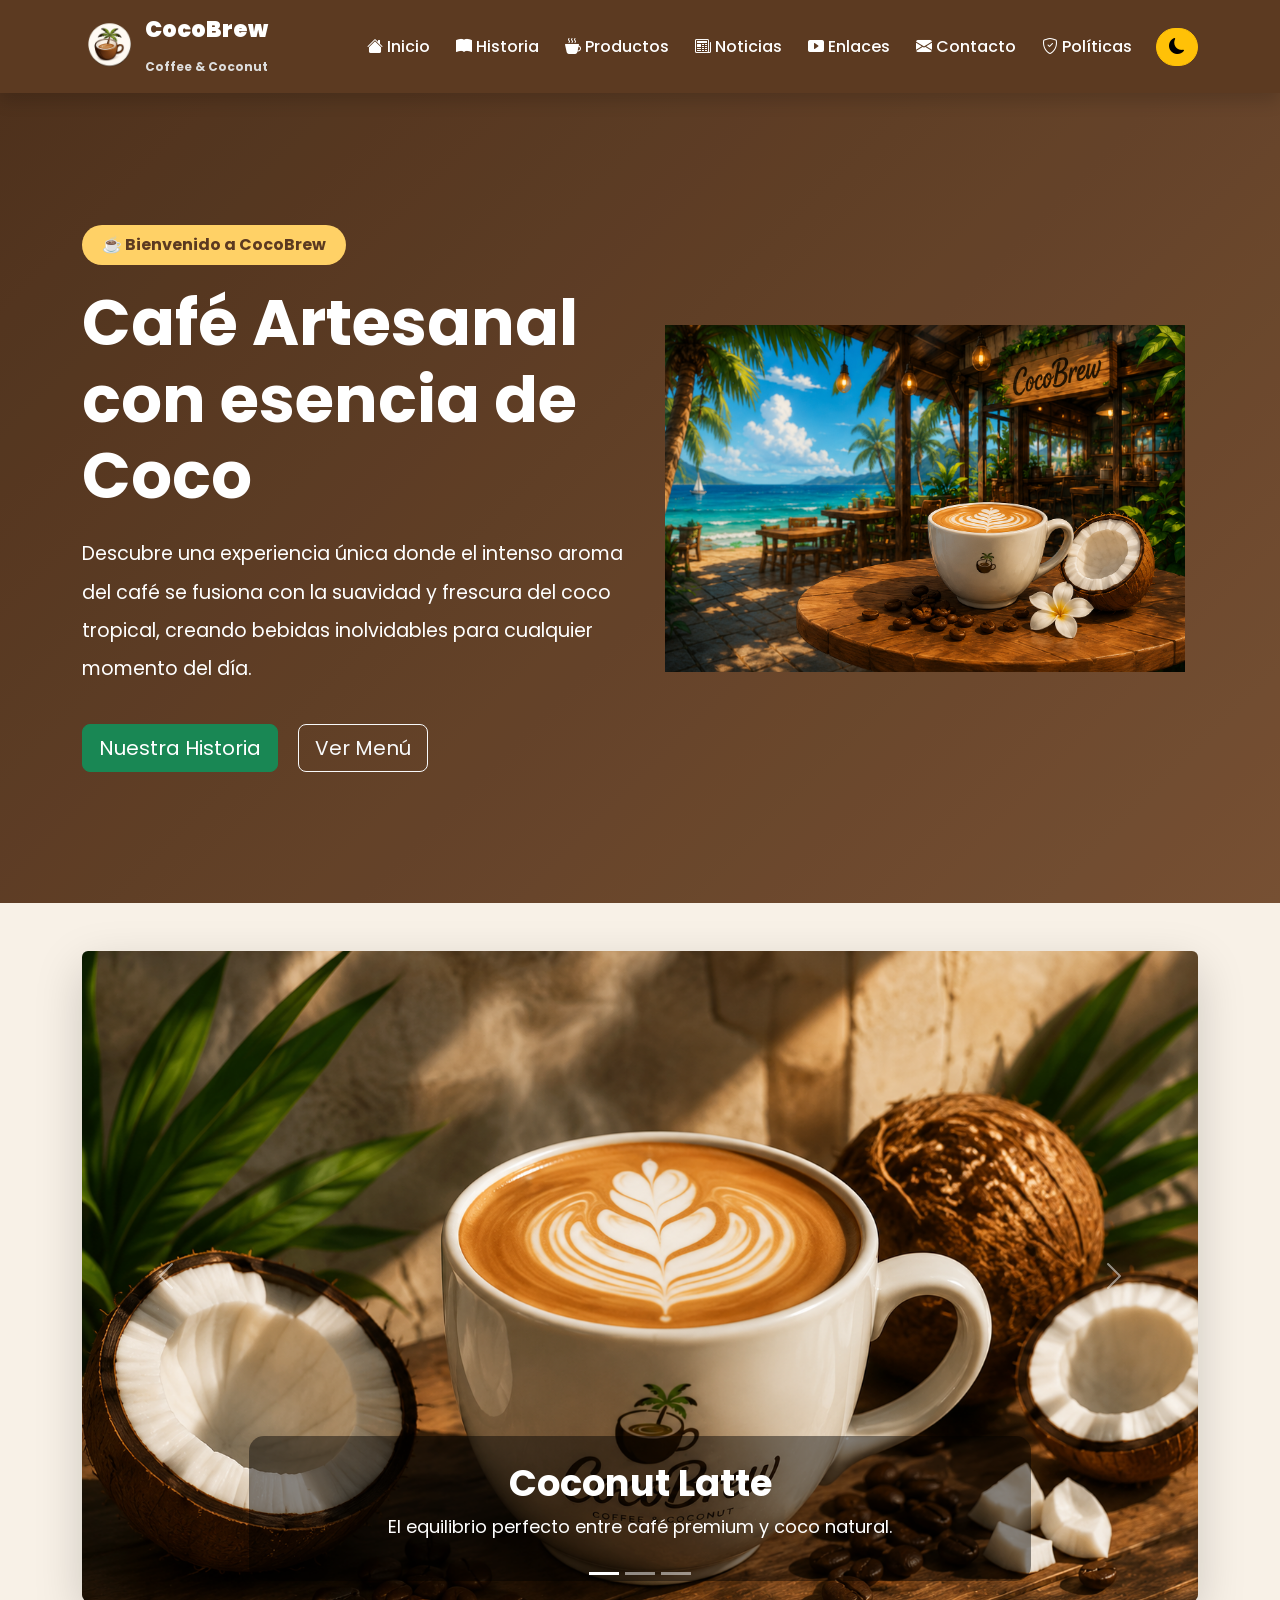
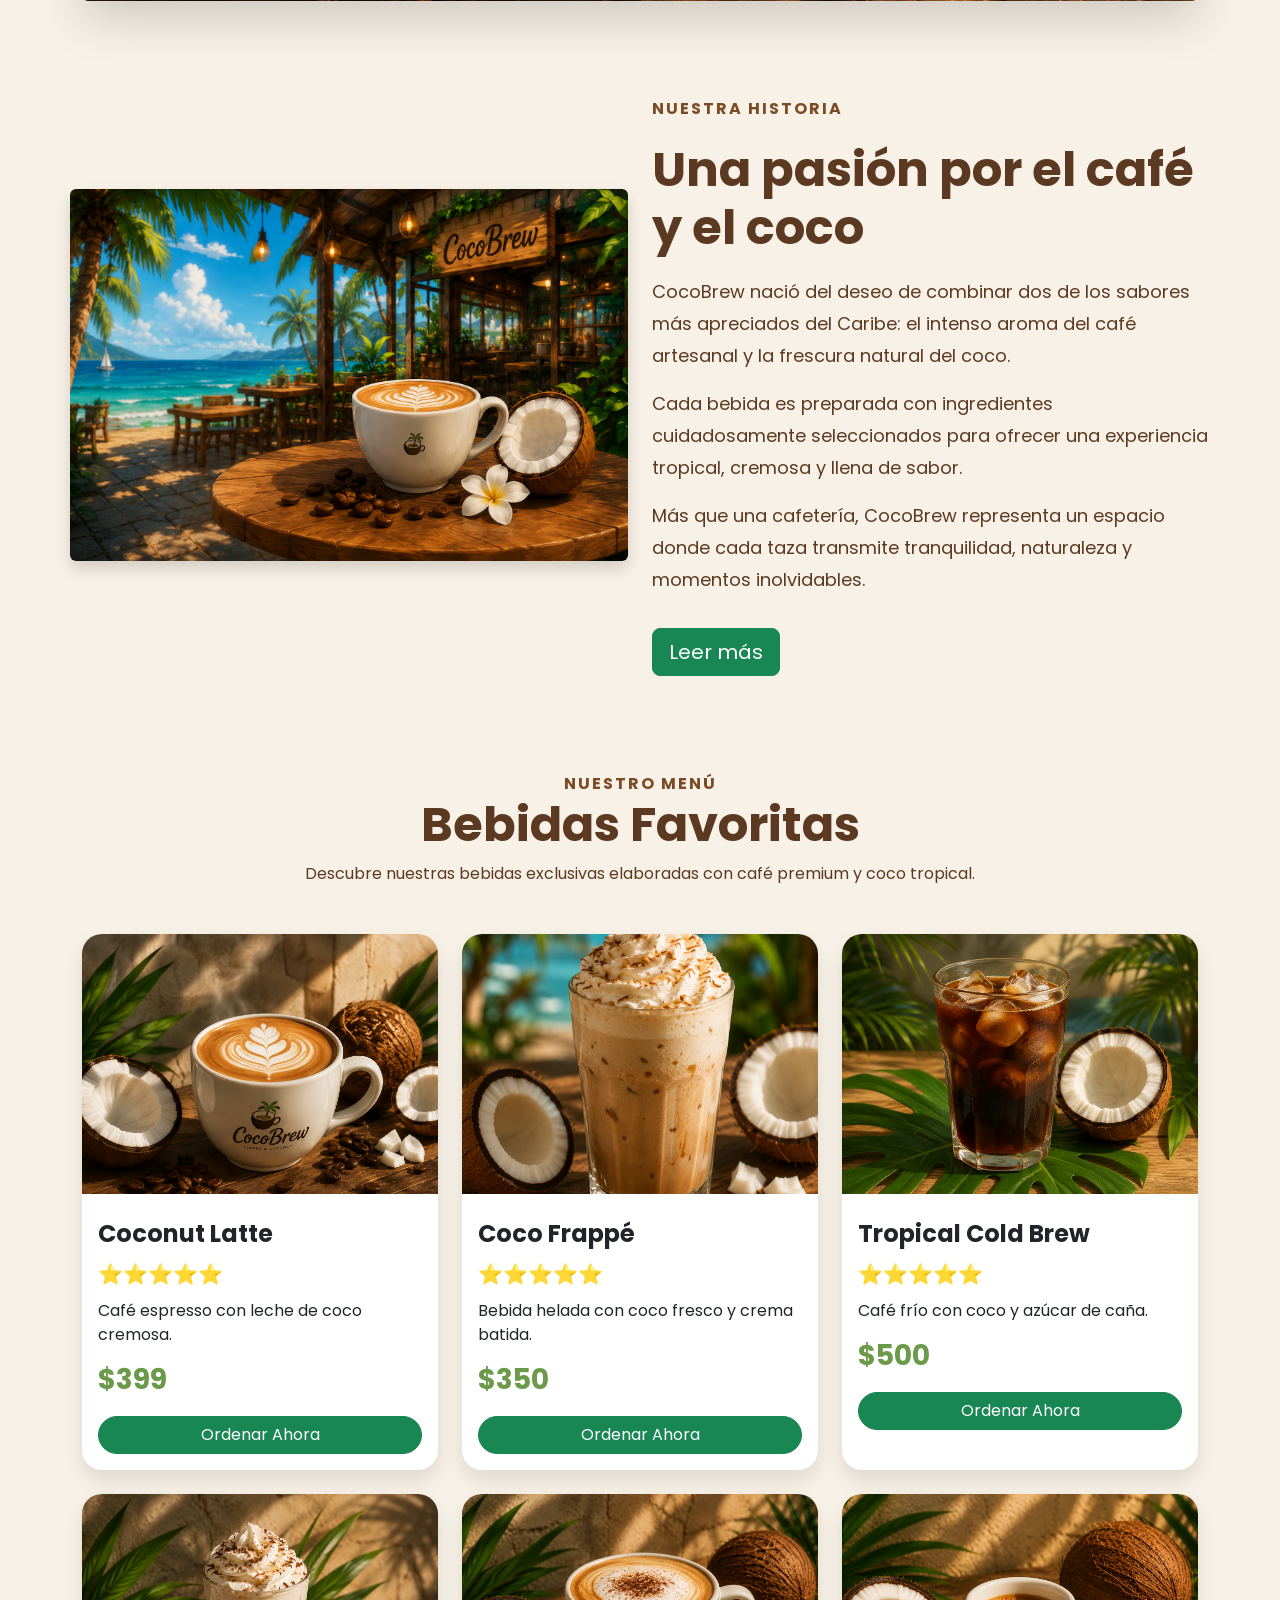
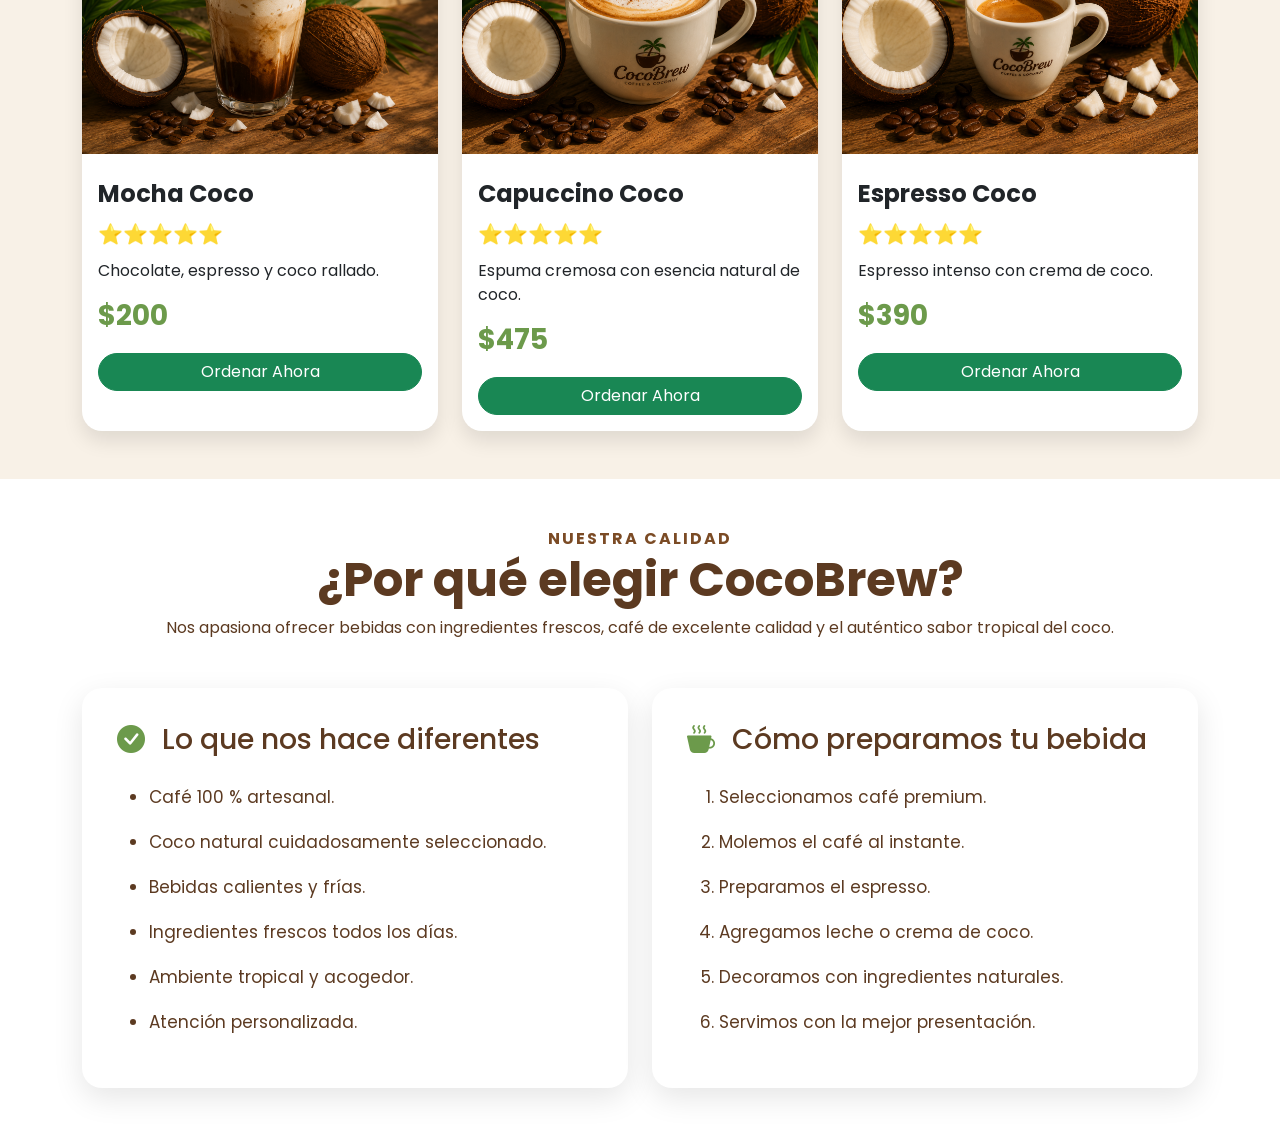
<file: Index.html>
<!DOCTYPE html>
<html lang="es">

<head>

    <meta charset="UTF-8">

    <meta http-equiv="X-UA-Compatible" content="IE=edge">

    <meta name="viewport" content="width=device-width, initial-scale=1.0">

    <meta name="description"
        content="CocoBrew es una cafetería inspirada en la combinación del café artesanal y el coco tropical.">

    <meta name="keywords" content="café,coco,coffee,coconut,cafetería,bebidas,tropical">

    <meta name="author" content="Jarleen Martinez">

    <meta name="robots" content="index,follow">

    <title>CocoBrew | Café & Coco</title>

    <link rel="icon" type="imagenes/favicon.png" href="imagenes/img/iconono.png">

    <link rel="preconnect" href="https://fonts.googleapis.com">

    <link rel="preconnect" href="https://fonts.gstatic.com" crossorigin>

    <link href="https://fonts.googleapis.com/css2?family=Poppins:wght@300;400;600;700&display=swap" rel="stylesheet">

    <link href="https://cdn.jsdelivr.net/npm/bootstrap@5.3.3/dist/css/bootstrap.min.css" rel="stylesheet">

    <link rel="stylesheet" href="https://cdn.jsdelivr.net/npm/bootstrap-icons@1.11.3/font/bootstrap-icons.min.css">

    <link rel="stylesheet" href="css/estilos.css">

    <script src="https://cdn.jsdelivr.net/npm/bootstrap@5.3.3/dist/js/bootstrap.bundle.min.js"></script>

    <script src="js/script.js"></script>

</head>

<body>

    <!-- ================= NAVBAR ================= -->

    <nav class="navbar navbar-expand-lg navbar-dark shadow sticky-top">

        <div class="container">

            <!-- Logo -->
            <a class="navbar-brand d-flex align-items-center" href="index.html">

                <img src="imagenes/img/logo.png" alt="Logo CocoBrew" width="55" class="me-2">

                <div>
                    <strong>CocoBrew</strong><br>
                    <small>Coffee & Coconut</small>
                </div>

            </a>

            <!-- Botón Responsive -->

            <button class="navbar-toggler" type="button" data-bs-toggle="collapse" data-bs-target="#menu">

                <span class="navbar-toggler-icon"></span>

            </button>

            <!-- Menú -->

            <div class="collapse navbar-collapse" id="menu">

                <ul class="navbar-nav ms-auto">

                    <li class="nav-item">
                        <a class="nav-link active" href="index.html">
                            <i class="bi bi-house-fill"></i>
                            Inicio
                        </a>
                    </li>

                    <li class="nav-item">
                        <a class="nav-link" href="#historia">
                            <i class="bi bi-book-fill"></i>
                            Historia
                        </a>
                    </li>

                    <li class="nav-item">
                        <a class="nav-link" href="#productos">
                            <i class="bi bi-cup-hot-fill"></i>
                            Productos
                        </a>
                    </li>

                    <li class="nav-item">
                        <a class="nav-link" href="noticias.html">
                            <i class="bi bi-newspaper"></i>
                            Noticias
                        </a>
                    </li>

                    <li class="nav-item">
                        <a class="nav-link" href="enlaces.html">
                            <i class="bi bi-play-btn-fill"></i>
                            Enlaces
                        </a>
                    </li>

                    <li class="nav-item">
                        <a class="nav-link" href="contacto.html">
                            <i class="bi bi-envelope-fill"></i>
                            Contacto
                        </a>
                    </li>

                    <li class="nav-item">
                        <a class="nav-link" href="politicas.html">
                            <i class="bi bi-shield-check"></i>
                            Políticas
                        </a>
                    </li>

                </ul>

                <!-- Botón modo oscuro -->

                <button id="modoOscuro" class="btn btn-warning ms-lg-3">
                    <i class="bi bi-moon-fill"></i>
                </button>

            </div>

        </div>

    </nav>

    <!-- ================= HERO ================= -->

    <header class="hero">

        <div class="hero-overlay"></div>

        <div class="container hero-content">

            <div class="row align-items-center">

                <!-- Texto -->

                <div class="col-lg-6">

                    <span class="etiqueta">
                        ☕ Bienvenido a CocoBrew
                    </span>

                    <h1>
                        Café Artesanal <br>
                        con esencia de Coco
                    </h1>

                    <p>

                        Descubre una experiencia única donde el intenso aroma del café
                        se fusiona con la suavidad y frescura del coco tropical,
                        creando bebidas inolvidables para cualquier momento del día.

                    </p>

                    <a href="#historia" class="btn btn-success btn-lg me-3">

                        Nuestra Historia

                    </a>

                    <a href="#productos" class="btn btn-outline-light btn-lg">

                        Ver Menú

                    </a>

                </div>

                <!-- Imagen -->

                <div class="col-lg-6 text-center">

                    <img src="imagenes/img/cocoportada.png" class="img-fluid hero-img" alt="Café y Coco">

                </div>

            </div>

        </div>

    </header>

    <!-- =============================
        CARRUSEL
================================ -->

    <section class="container py-5">

        <div id="carouselCocoBrew" class="carousel slide shadow-lg rounded overflow-hidden" data-bs-ride="carousel">

            <!-- Indicadores -->

            <div class="carousel-indicators">

                <button type="button" data-bs-target="#carouselCocoBrew" data-bs-slide-to="0" class="active">
                </button>

                <button type="button" data-bs-target="#carouselCocoBrew" data-bs-slide-to="1">
                </button>

                <button type="button" data-bs-target="#carouselCocoBrew" data-bs-slide-to="2">
                </button>

            </div>

            <!-- Imágenes -->

            <div class="carousel-inner">

                <!-- Imagen 1 -->

                <div class="carousel-item active">

                    <img src="imagenes/img/cocolatte.png" class="d-block w-100" alt="Latte de Coco">

                    <div class="carousel-caption">

                        <h2>Coconut Latte</h2>

                        <p>
                            El equilibrio perfecto entre café premium y coco natural.
                        </p>

                    </div>

                </div>

                <!-- Imagen 2 -->

                <div class="carousel-item">

                    <img src="imagenes/img/cocofrappe.png" class="d-block w-100" alt="Coco Frappé">

                    <div class="carousel-caption">

                        <h2>Coco Frappé</h2>

                        <p>
                            Una bebida refrescante inspirada en el Caribe.
                        </p>

                    </div>

                </div>

                <!-- Imagen 3 -->

                <div class="carousel-item">

                    <img src="imagenes/img/cocobrew.png" class="d-block w-100" alt="Cold Brew">

                    <div class="carousel-caption">

                        <h2>Tropical Cold Brew</h2>

                        <p>
                            El café helado más tropical que probarás.
                        </p>

                    </div>

                </div>

            </div>

            <!-- Botones -->

            <button class="carousel-control-prev" type="button" data-bs-target="#carouselCocoBrew" data-bs-slide="prev">

                <span class="carousel-control-prev-icon"></span>

            </button>

            <button class="carousel-control-next" type="button" data-bs-target="#carouselCocoBrew" data-bs-slide="next">

                <span class="carousel-control-next-icon"></span>

            </button>

        </div>

    </section>

    <!-- =========================
        HISTORIA
========================= -->

    <section id="historia" class="container py-5">

        <div class="row align-items-center">

            <!-- Imagen -->

            <div class="col-lg-6 mb-4">

                <img src="imagenes/img/cocoportada.png" class="img-fluid rounded shadow historia-img"
                    alt="Nuestra Historia">

            </div>

            <!-- Texto -->

            <div class="col-lg-6">

                <span class="titulo-pequeno">
                    Nuestra Historia
                </span>

                <h2 class="display-5 fw-bold">

                    Una pasión por el café y el coco

                </h2>

                <p>

                    CocoBrew nació del deseo de combinar dos de los sabores más
                    apreciados del Caribe: el intenso aroma del café artesanal y
                    la frescura natural del coco.

                </p>

                <p>

                    Cada bebida es preparada con ingredientes cuidadosamente
                    seleccionados para ofrecer una experiencia tropical,
                    cremosa y llena de sabor.

                </p>

                <p>

                    Más que una cafetería, CocoBrew representa un espacio donde
                    cada taza transmite tranquilidad, naturaleza y momentos
                    inolvidables.

                </p>

                <button class="btn btn-success btn-lg mt-3" data-bs-toggle="modal" data-bs-target="#modalHistoria">

                    Leer más

                </button>

            </div>

        </div>

    </section>

    <!-- =========================
        MODAL HISTORIA
========================= -->

    <div class="modal fade" id="modalHistoria" tabindex="-1">

        <div class="modal-dialog modal-lg">

            <div class="modal-content">

                <div class="modal-header">

                    <h3 class="modal-title">

                        Nuestra Historia

                    </h3>

                    <button class="btn-close" data-bs-dismiss="modal">

                    </button>

                </div>

                <div class="modal-body">

                    <p>

                        CocoBrew comenzó como un sueño inspirado en la riqueza
                        del Caribe y en la pasión por el café de alta calidad.

                    </p>

                    <p>

                        Nuestra misión es ofrecer bebidas innovadoras que
                        mezclen la tradición cafetera con el sabor tropical del
                        coco, creando una experiencia diferente para cada cliente.

                    </p>

                    <p>

                        Cada taza representa dedicación, calidad y el deseo de
                        compartir momentos especiales en un ambiente acogedor.

                    </p>

                </div>

                <div class="modal-footer">

                    <button class="btn btn-secondary" data-bs-dismiss="modal">

                        Cerrar

                    </button>

                </div>

            </div>

        </div>

    </div>

    <!-- =========================
        PRODUCTOS
========================= -->

    <section id="productos" class="container py-5">

        <div class="text-center mb-5">

            <span class="titulo-pequeno">
                Nuestro Menú
            </span>

            <h2 class="display-5 fw-bold">
                Bebidas Favoritas
            </h2>

            <p>
                Descubre nuestras bebidas exclusivas elaboradas con café premium y coco tropical.
            </p>

        </div>

        <div class="row g-4">

            <!-- Producto 1 -->

            <div class="col-lg-4 col-md-6">

                <div class="card producto-card h-100">

                    <img src="imagenes/img/cocolatte.png" class="card-img-top" alt="Coconut Latte">

                    <div class="card-body">

                        <h4>Coconut Latte</h4>

                        <div class="estrellas">

                            ⭐⭐⭐⭐⭐

                        </div>

                        <p>

                            Café espresso con leche de coco cremosa.

                        </p>

                        <h5>$399</h5>

                        <button class="btn btn-success w-100 comprar" data-producto="Coconut Latte">

                            Ordenar Ahora

                        </button>

                    </div>

                </div>

            </div>

            <!-- Producto 2 -->

            <div class="col-lg-4 col-md-6">

                <div class="card producto-card h-100">

                    <img src="imagenes/img/cocofrappe.png" class="card-img-top" alt="Coco Frappé">

                    <div class="card-body">

                        <h4>Coco Frappé</h4>

                        <div class="estrellas">

                            ⭐⭐⭐⭐⭐

                        </div>

                        <p>

                            Bebida helada con coco fresco y crema batida.

                        </p>

                        <h5>$350</h5>

                        <button class="btn btn-success w-100 comprar" data-producto="Coco Frappé">

                            Ordenar Ahora

                        </button>

                    </div>

                </div>

            </div>

            <!-- Producto 3 -->

            <div class="col-lg-4 col-md-6">

                <div class="card producto-card h-100">

                    <img src="imagenes/img/cocobrew.png" class="card-img-top" alt="Cold Brew">

                    <div class="card-body">

                        <h4>Tropical Cold Brew</h4>

                        <div class="estrellas">

                            ⭐⭐⭐⭐⭐

                        </div>

                        <p>

                            Café frío con coco y azúcar de caña.

                        </p>

                        <h5>$500</h5>

                        <button class="btn btn-success w-100 comprar" data-producto="Tropical Cold Brew">

                            Ordenar Ahora

                        </button>

                    </div>

                </div>

            </div>

            <!-- Producto 4 -->

            <div class="col-lg-4 col-md-6">

                <div class="card producto-card h-100">

                    <img src="imagenes/img/mochacoco.png" class="card-img-top" alt="Mocha Coco">

                    <div class="card-body">

                        <h4>Mocha Coco</h4>

                        <div class="estrellas">

                            ⭐⭐⭐⭐⭐

                        </div>

                        <p>

                            Chocolate, espresso y coco rallado.

                        </p>

                        <h5>$200</h5>

                        <button class="btn btn-success w-100 comprar" data-producto="Mocha Coco">

                            Ordenar Ahora

                        </button>

                    </div>

                </div>

            </div>

            <!-- Producto 5 -->

            <div class="col-lg-4 col-md-6">

                <div class="card producto-card h-100">

                    <img src="imagenes/img/capuccinococo.png" class="card-img-top" alt="Capuccino Coco">

                    <div class="card-body">

                        <h4>Capuccino Coco</h4>

                        <div class="estrellas">

                            ⭐⭐⭐⭐⭐

                        </div>

                        <p>

                            Espuma cremosa con esencia natural de coco.

                        </p>

                        <h5>$475</h5>

                        <button class="btn btn-success w-100 comprar" data-producto="Capuccino Coco">

                            Ordenar Ahora

                        </button>

                    </div>

                </div>

            </div>

            <!-- Producto 6 -->

            <div class="col-lg-4 col-md-6">

                <div class="card producto-card h-100">

                    <img src="imagenes/img/espressococo.png" class="card-img-top" alt="Espresso Coco">

                    <div class="card-body">

                        <h4>Espresso Coco</h4>

                        <div class="estrellas">

                            ⭐⭐⭐⭐⭐

                        </div>

                        <p>

                            Espresso intenso con crema de coco.

                        </p>

                        <h5>$390</h5>

                        <button class="btn btn-success w-100 comprar" data-producto="Espresso Coco">

                            Ordenar Ahora

                        </button>

                    </div>

                </div>

            </div>

        </div>

    </section>

    <!-- ===============================
        MODAL PEDIDO
================================ -->

    <div class="modal fade" id="pedidoModal">

        <div class="modal-dialog modal-dialog-centered">

            <div class="modal-content">

                <div class="modal-header bg-success text-white">

                    <h4 class="modal-title">

                        ☕ CocoBrew

                    </h4>

                    <button class="btn-close btn-close-white" data-bs-dismiss="modal">

                    </button>

                </div>

                <div class="modal-body text-center">

                    <i class="bi bi-cup-hot-fill display-1 text-success"></i>

                    <h3 class="mt-3">

                        ¡Excelente elección!

                    </h3>

                    <p>

                        Has seleccionado:

                    </p>

                    <h4 id="productoSeleccionado" class="text-success fw-bold">

                    </h4>

                    <p class="mt-3">

                        Gracias por visitar <strong>CocoBrew</strong>.

                        Muy pronto podrás realizar pedidos desde nuestra página.

                    </p>

                </div>

                <div class="modal-footer">

                    <button class="btn btn-success" data-bs-dismiss="modal">

                        Seguir explorando

                    </button>

                </div>

            </div>

        </div>

    </div>

    <!-- =========================
        ¿POR QUÉ COCOBREW?
========================= -->

    <section id="beneficios" class="py-5">

        <div class="container">

            <div class="text-center mb-5">

                <span class="titulo-pequeno">
                    Nuestra Calidad
                </span>

                <h2 class="display-5 fw-bold">

                    ¿Por qué elegir CocoBrew?

                </h2>

                <p>

                    Nos apasiona ofrecer bebidas con ingredientes frescos, café de
                    excelente calidad y el auténtico sabor tropical del coco.

                </p>

            </div>

            <div class="row">

                <!-- Lista no ordenada -->

                <div class="col-lg-6">

                    <div class="info-box">

                        <h3>

                            <i class="bi bi-check-circle-fill"></i>

                            Lo que nos hace diferentes

                        </h3>

                        <ul>

                            <li>Café 100 % artesanal.</li>

                            <li>Coco natural cuidadosamente seleccionado.</li>

                            <li>Bebidas calientes y frías.</li>

                            <li>Ingredientes frescos todos los días.</li>

                            <li>Ambiente tropical y acogedor.</li>

                            <li>Atención personalizada.</li>

                        </ul>

                    </div>

                </div>

                <!-- Lista ordenada -->

                <div class="col-lg-6">

                    <div class="info-box">

                        <h3>

                            <i class="bi bi-cup-hot-fill"></i>

                            Cómo preparamos tu bebida

                        </h3>

                        <ol>

                            <li>Seleccionamos café premium.</li>

                            <li>Molemos el café al instante.</li>

                            <li>Preparamos el espresso.</li>

                            <li>Agregamos leche o crema de coco.</li>

                            <li>Decoramos con ingredientes naturales.</li>

                            <li>Servimos con la mejor presentación.</li>

                        </ol>

                    </div>

                </div>

            </div>

        </div>

    </section>

</body>
</file>
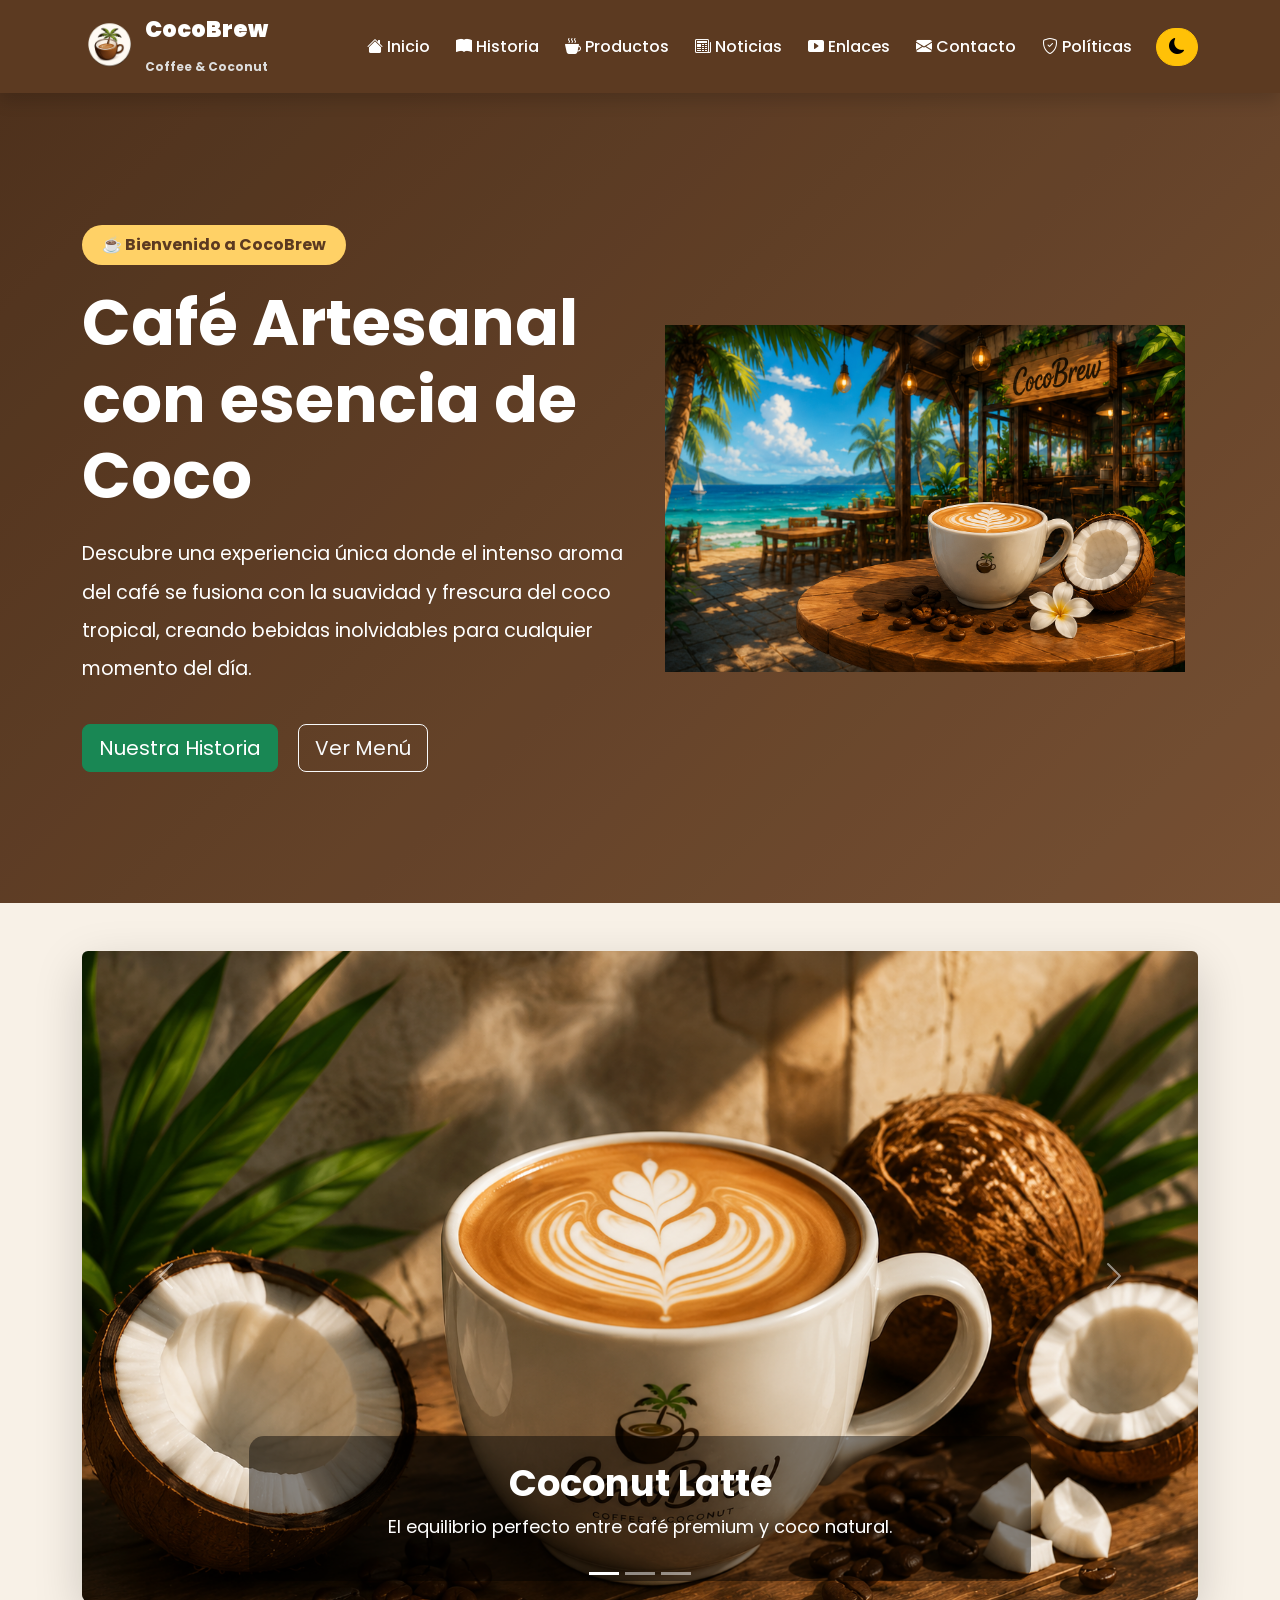
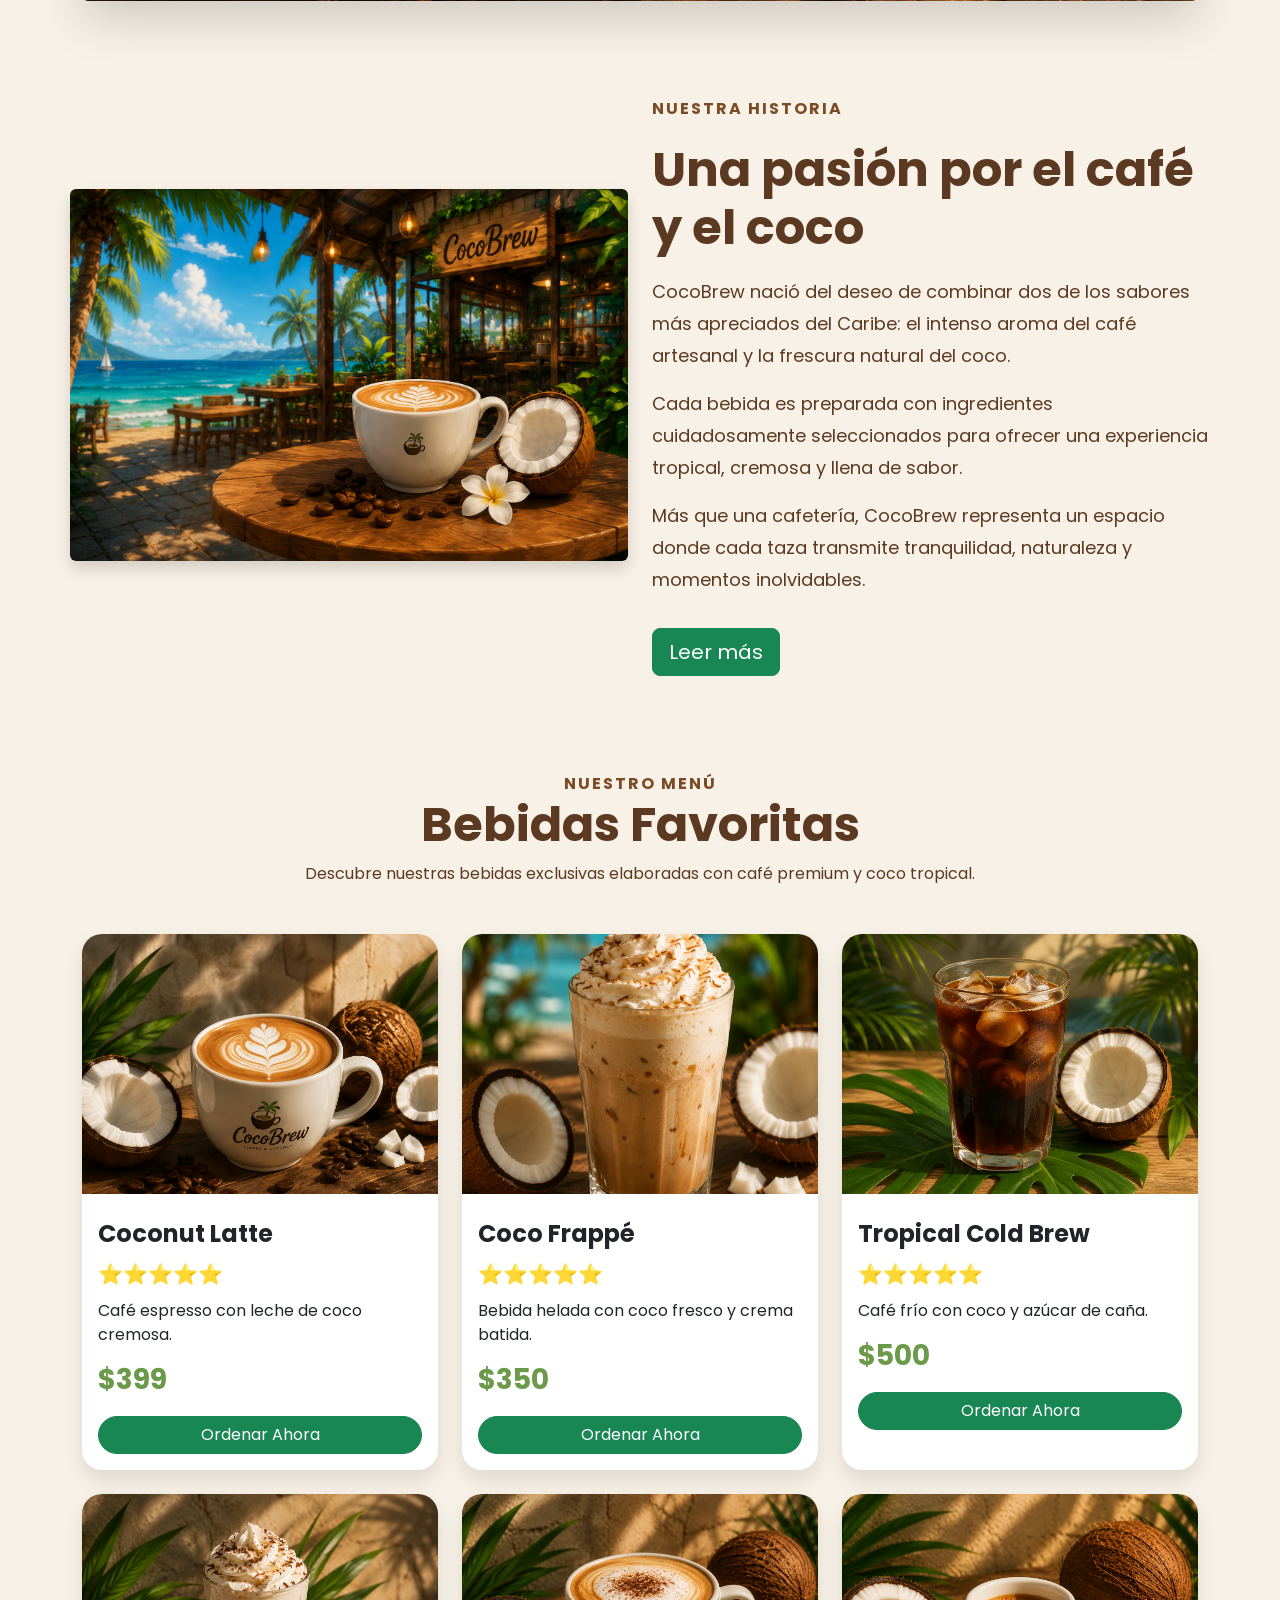
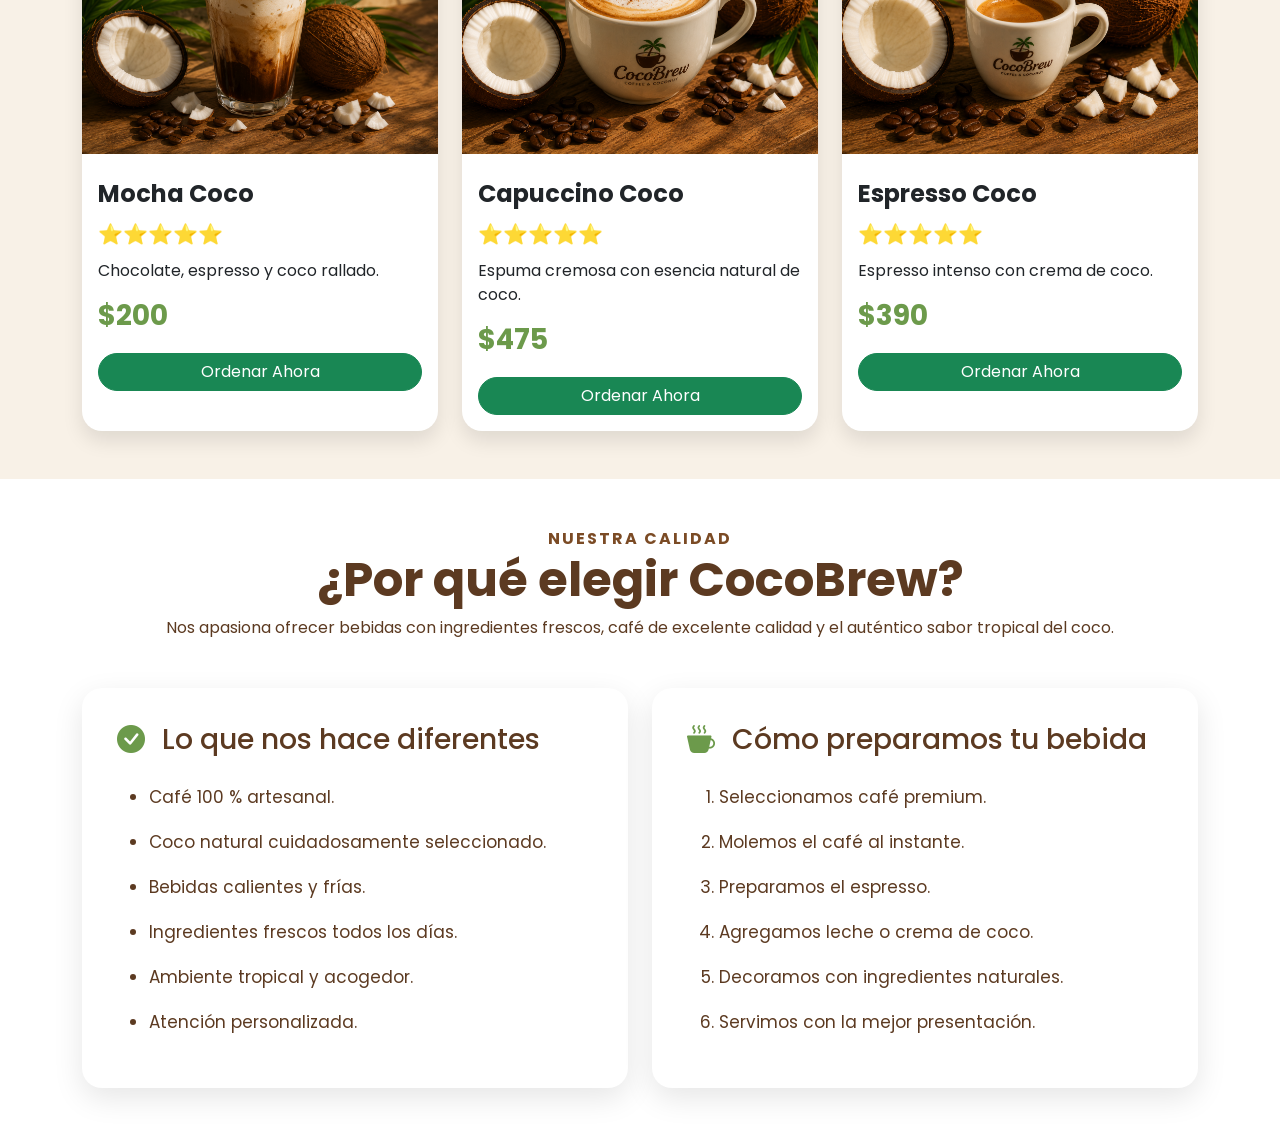
<file: index.html>
<!DOCTYPE html>
<html lang="es">

<head>

    <meta charset="UTF-8">

    <meta http-equiv="X-UA-Compatible" content="IE=edge">

    <meta name="viewport" content="width=device-width, initial-scale=1.0">

    <meta name="description"
        content="CocoBrew es una cafetería inspirada en la combinación del café artesanal y el coco tropical.">

    <meta name="keywords" content="café,coco,coffee,coconut,cafetería,bebidas,tropical">

    <meta name="author" content="Jarleen Martinez">

    <meta name="robots" content="index,follow">

    <title>CocoBrew | Café & Coco</title>

    <link rel="icon" type="imagenes/favicon.png" href="imagenes/img/iconono.png">

    <link rel="preconnect" href="https://fonts.googleapis.com">

    <link rel="preconnect" href="https://fonts.gstatic.com" crossorigin>

    <link href="https://fonts.googleapis.com/css2?family=Poppins:wght@300;400;600;700&display=swap" rel="stylesheet">

    <link href="https://cdn.jsdelivr.net/npm/bootstrap@5.3.3/dist/css/bootstrap.min.css" rel="stylesheet">

    <link rel="stylesheet" href="https://cdn.jsdelivr.net/npm/bootstrap-icons@1.11.3/font/bootstrap-icons.min.css">

    <link rel="stylesheet" href="css/estilos.css">

    <script src="https://cdn.jsdelivr.net/npm/bootstrap@5.3.3/dist/js/bootstrap.bundle.min.js"></script>

    <script src="js/script.js"></script>

</head>

<body>

    <!-- ================= NAVBAR ================= -->

    <nav class="navbar navbar-expand-lg navbar-dark shadow sticky-top">

        <div class="container">

            <!-- Logo -->
            <a class="navbar-brand d-flex align-items-center" href="index.html">

                <img src="imagenes/img/logo.png" alt="Logo CocoBrew" width="55" class="me-2">

                <div>
                    <strong>CocoBrew</strong><br>
                    <small>Coffee & Coconut</small>
                </div>

            </a>

            <!-- Botón Responsive -->

            <button class="navbar-toggler" type="button" data-bs-toggle="collapse" data-bs-target="#menu">

                <span class="navbar-toggler-icon"></span>

            </button>

            <!-- Menú -->

            <div class="collapse navbar-collapse" id="menu">

                <ul class="navbar-nav ms-auto">

                    <li class="nav-item">
                        <a class="nav-link active" href="index.html">
                            <i class="bi bi-house-fill"></i>
                            Inicio
                        </a>
                    </li>

                    <li class="nav-item">
                        <a class="nav-link" href="#historia">
                            <i class="bi bi-book-fill"></i>
                            Historia
                        </a>
                    </li>

                    <li class="nav-item">
                        <a class="nav-link" href="#productos">
                            <i class="bi bi-cup-hot-fill"></i>
                            Productos
                        </a>
                    </li>

                    <li class="nav-item">
                        <a class="nav-link" href="noticias.html">
                            <i class="bi bi-newspaper"></i>
                            Noticias
                        </a>
                    </li>

                    <li class="nav-item">
                        <a class="nav-link" href="enlaces.html">
                            <i class="bi bi-play-btn-fill"></i>
                            Enlaces
                        </a>
                    </li>

                    <li class="nav-item">
                        <a class="nav-link" href="contacto.html">
                            <i class="bi bi-envelope-fill"></i>
                            Contacto
                        </a>
                    </li>

                    <li class="nav-item">
                        <a class="nav-link" href="politicas.html">
                            <i class="bi bi-shield-check"></i>
                            Políticas
                        </a>
                    </li>

                </ul>

                <!-- Botón modo oscuro -->

                <button id="modoOscuro" class="btn btn-warning ms-lg-3">
                    <i class="bi bi-moon-fill"></i>
                </button>

            </div>

        </div>

    </nav>

    <!-- ================= HERO ================= -->

    <header class="hero">

        <div class="hero-overlay"></div>

        <div class="container hero-content">

            <div class="row align-items-center">

                <!-- Texto -->

                <div class="col-lg-6">

                    <span class="etiqueta">
                        ☕ Bienvenido a CocoBrew
                    </span>

                    <h1>
                        Café Artesanal <br>
                        con esencia de Coco
                    </h1>

                    <p>

                        Descubre una experiencia única donde el intenso aroma del café
                        se fusiona con la suavidad y frescura del coco tropical,
                        creando bebidas inolvidables para cualquier momento del día.

                    </p>

                    <a href="#historia" class="btn btn-success btn-lg me-3">

                        Nuestra Historia

                    </a>

                    <a href="#productos" class="btn btn-outline-light btn-lg">

                        Ver Menú

                    </a>

                </div>

                <!-- Imagen -->

                <div class="col-lg-6 text-center">

                    <img src="imagenes/img/cocoportada.png" class="img-fluid hero-img" alt="Café y Coco">

                </div>

            </div>

        </div>

    </header>

    <!-- =============================
        CARRUSEL
================================ -->

    <section class="container py-5">

        <div id="carouselCocoBrew" class="carousel slide shadow-lg rounded overflow-hidden" data-bs-ride="carousel">

            <!-- Indicadores -->

            <div class="carousel-indicators">

                <button type="button" data-bs-target="#carouselCocoBrew" data-bs-slide-to="0" class="active">
                </button>

                <button type="button" data-bs-target="#carouselCocoBrew" data-bs-slide-to="1">
                </button>

                <button type="button" data-bs-target="#carouselCocoBrew" data-bs-slide-to="2">
                </button>

            </div>

            <!-- Imágenes -->

            <div class="carousel-inner">

                <!-- Imagen 1 -->

                <div class="carousel-item active">

                    <img src="imagenes/img/cocolatte.png" class="d-block w-100" alt="Latte de Coco">

                    <div class="carousel-caption">

                        <h2>Coconut Latte</h2>

                        <p>
                            El equilibrio perfecto entre café premium y coco natural.
                        </p>

                    </div>

                </div>

                <!-- Imagen 2 -->

                <div class="carousel-item">

                    <img src="imagenes/img/cocofrappe.png" class="d-block w-100" alt="Coco Frappé">

                    <div class="carousel-caption">

                        <h2>Coco Frappé</h2>

                        <p>
                            Una bebida refrescante inspirada en el Caribe.
                        </p>

                    </div>

                </div>

                <!-- Imagen 3 -->

                <div class="carousel-item">

                    <img src="imagenes/img/cocobrew.png" class="d-block w-100" alt="Cold Brew">

                    <div class="carousel-caption">

                        <h2>Tropical Cold Brew</h2>

                        <p>
                            El café helado más tropical que probarás.
                        </p>

                    </div>

                </div>

            </div>

            <!-- Botones -->

            <button class="carousel-control-prev" type="button" data-bs-target="#carouselCocoBrew" data-bs-slide="prev">

                <span class="carousel-control-prev-icon"></span>

            </button>

            <button class="carousel-control-next" type="button" data-bs-target="#carouselCocoBrew" data-bs-slide="next">

                <span class="carousel-control-next-icon"></span>

            </button>

        </div>

    </section>

    <!-- =========================
        HISTORIA
========================= -->

    <section id="historia" class="container py-5">

        <div class="row align-items-center">

            <!-- Imagen -->

            <div class="col-lg-6 mb-4">

                <img src="imagenes/img/cocoportada.png" class="img-fluid rounded shadow historia-img"
                    alt="Nuestra Historia">

            </div>

            <!-- Texto -->

            <div class="col-lg-6">

                <span class="titulo-pequeno">
                    Nuestra Historia
                </span>

                <h2 class="display-5 fw-bold">

                    Una pasión por el café y el coco

                </h2>

                <p>

                    CocoBrew nació del deseo de combinar dos de los sabores más
                    apreciados del Caribe: el intenso aroma del café artesanal y
                    la frescura natural del coco.

                </p>

                <p>

                    Cada bebida es preparada con ingredientes cuidadosamente
                    seleccionados para ofrecer una experiencia tropical,
                    cremosa y llena de sabor.

                </p>

                <p>

                    Más que una cafetería, CocoBrew representa un espacio donde
                    cada taza transmite tranquilidad, naturaleza y momentos
                    inolvidables.

                </p>

                <button class="btn btn-success btn-lg mt-3" data-bs-toggle="modal" data-bs-target="#modalHistoria">

                    Leer más

                </button>

            </div>

        </div>

    </section>

    <!-- =========================
        MODAL HISTORIA
========================= -->

    <div class="modal fade" id="modalHistoria" tabindex="-1">

        <div class="modal-dialog modal-lg">

            <div class="modal-content">

                <div class="modal-header">

                    <h3 class="modal-title">

                        Nuestra Historia

                    </h3>

                    <button class="btn-close" data-bs-dismiss="modal">

                    </button>

                </div>

                <div class="modal-body">

                    <p>

                        CocoBrew comenzó como un sueño inspirado en la riqueza
                        del Caribe y en la pasión por el café de alta calidad.

                    </p>

                    <p>

                        Nuestra misión es ofrecer bebidas innovadoras que
                        mezclen la tradición cafetera con el sabor tropical del
                        coco, creando una experiencia diferente para cada cliente.

                    </p>

                    <p>

                        Cada taza representa dedicación, calidad y el deseo de
                        compartir momentos especiales en un ambiente acogedor.

                    </p>

                </div>

                <div class="modal-footer">

                    <button class="btn btn-secondary" data-bs-dismiss="modal">

                        Cerrar

                    </button>

                </div>

            </div>

        </div>

    </div>

    <!-- =========================
        PRODUCTOS
========================= -->

    <section id="productos" class="container py-5">

        <div class="text-center mb-5">

            <span class="titulo-pequeno">
                Nuestro Menú
            </span>

            <h2 class="display-5 fw-bold">
                Bebidas Favoritas
            </h2>

            <p>
                Descubre nuestras bebidas exclusivas elaboradas con café premium y coco tropical.
            </p>

        </div>

        <div class="row g-4">

            <!-- Producto 1 -->

            <div class="col-lg-4 col-md-6">

                <div class="card producto-card h-100">

                    <img src="imagenes/img/cocolatte.png" class="card-img-top" alt="Coconut Latte">

                    <div class="card-body">

                        <h4>Coconut Latte</h4>

                        <div class="estrellas">

                            ⭐⭐⭐⭐⭐

                        </div>

                        <p>

                            Café espresso con leche de coco cremosa.

                        </p>

                        <h5>$399</h5>

                        <button class="btn btn-success w-100 comprar" data-producto="Coconut Latte">

                            Ordenar Ahora

                        </button>

                    </div>

                </div>

            </div>

            <!-- Producto 2 -->

            <div class="col-lg-4 col-md-6">

                <div class="card producto-card h-100">

                    <img src="imagenes/img/cocofrappe.png" class="card-img-top" alt="Coco Frappé">

                    <div class="card-body">

                        <h4>Coco Frappé</h4>

                        <div class="estrellas">

                            ⭐⭐⭐⭐⭐

                        </div>

                        <p>

                            Bebida helada con coco fresco y crema batida.

                        </p>

                        <h5>$350</h5>

                        <button class="btn btn-success w-100 comprar" data-producto="Coco Frappé">

                            Ordenar Ahora

                        </button>

                    </div>

                </div>

            </div>

            <!-- Producto 3 -->

            <div class="col-lg-4 col-md-6">

                <div class="card producto-card h-100">

                    <img src="imagenes/img/cocobrew.png" class="card-img-top" alt="Cold Brew">

                    <div class="card-body">

                        <h4>Tropical Cold Brew</h4>

                        <div class="estrellas">

                            ⭐⭐⭐⭐⭐

                        </div>

                        <p>

                            Café frío con coco y azúcar de caña.

                        </p>

                        <h5>$500</h5>

                        <button class="btn btn-success w-100 comprar" data-producto="Tropical Cold Brew">

                            Ordenar Ahora

                        </button>

                    </div>

                </div>

            </div>

            <!-- Producto 4 -->

            <div class="col-lg-4 col-md-6">

                <div class="card producto-card h-100">

                    <img src="imagenes/img/mochacoco.png" class="card-img-top" alt="Mocha Coco">

                    <div class="card-body">

                        <h4>Mocha Coco</h4>

                        <div class="estrellas">

                            ⭐⭐⭐⭐⭐

                        </div>

                        <p>

                            Chocolate, espresso y coco rallado.

                        </p>

                        <h5>$200</h5>

                        <button class="btn btn-success w-100 comprar" data-producto="Mocha Coco">

                            Ordenar Ahora

                        </button>

                    </div>

                </div>

            </div>

            <!-- Producto 5 -->

            <div class="col-lg-4 col-md-6">

                <div class="card producto-card h-100">

                    <img src="imagenes/img/capuccinococo.png" class="card-img-top" alt="Capuccino Coco">

                    <div class="card-body">

                        <h4>Capuccino Coco</h4>

                        <div class="estrellas">

                            ⭐⭐⭐⭐⭐

                        </div>

                        <p>

                            Espuma cremosa con esencia natural de coco.

                        </p>

                        <h5>$475</h5>

                        <button class="btn btn-success w-100 comprar" data-producto="Capuccino Coco">

                            Ordenar Ahora

                        </button>

                    </div>

                </div>

            </div>

            <!-- Producto 6 -->

            <div class="col-lg-4 col-md-6">

                <div class="card producto-card h-100">

                    <img src="imagenes/img/espressococo.png" class="card-img-top" alt="Espresso Coco">

                    <div class="card-body">

                        <h4>Espresso Coco</h4>

                        <div class="estrellas">

                            ⭐⭐⭐⭐⭐

                        </div>

                        <p>

                            Espresso intenso con crema de coco.

                        </p>

                        <h5>$390</h5>

                        <button class="btn btn-success w-100 comprar" data-producto="Espresso Coco">

                            Ordenar Ahora

                        </button>

                    </div>

                </div>

            </div>

        </div>

    </section>

    <!-- ===============================
        MODAL PEDIDO
================================ -->

    <div class="modal fade" id="pedidoModal">

        <div class="modal-dialog modal-dialog-centered">

            <div class="modal-content">

                <div class="modal-header bg-success text-white">

                    <h4 class="modal-title">

                        ☕ CocoBrew

                    </h4>

                    <button class="btn-close btn-close-white" data-bs-dismiss="modal">

                    </button>

                </div>

                <div class="modal-body text-center">

                    <i class="bi bi-cup-hot-fill display-1 text-success"></i>

                    <h3 class="mt-3">

                        ¡Excelente elección!

                    </h3>

                    <p>

                        Has seleccionado:

                    </p>

                    <h4 id="productoSeleccionado" class="text-success fw-bold">

                    </h4>

                    <p class="mt-3">

                        Gracias por visitar <strong>CocoBrew</strong>.

                        Muy pronto podrás realizar pedidos desde nuestra página.

                    </p>

                </div>

                <div class="modal-footer">

                    <button class="btn btn-success" data-bs-dismiss="modal">

                        Seguir explorando

                    </button>

                </div>

            </div>

        </div>

    </div>

    <!-- =========================
        ¿POR QUÉ COCOBREW?
========================= -->

    <section id="beneficios" class="py-5">

        <div class="container">

            <div class="text-center mb-5">

                <span class="titulo-pequeno">
                    Nuestra Calidad
                </span>

                <h2 class="display-5 fw-bold">

                    ¿Por qué elegir CocoBrew?

                </h2>

                <p>

                    Nos apasiona ofrecer bebidas con ingredientes frescos, café de
                    excelente calidad y el auténtico sabor tropical del coco.

                </p>

            </div>

            <div class="row">

                <!-- Lista no ordenada -->

                <div class="col-lg-6">

                    <div class="info-box">

                        <h3>

                            <i class="bi bi-check-circle-fill"></i>

                            Lo que nos hace diferentes

                        </h3>

                        <ul>

                            <li>Café 100 % artesanal.</li>

                            <li>Coco natural cuidadosamente seleccionado.</li>

                            <li>Bebidas calientes y frías.</li>

                            <li>Ingredientes frescos todos los días.</li>

                            <li>Ambiente tropical y acogedor.</li>

                            <li>Atención personalizada.</li>

                        </ul>

                    </div>

                </div>

                <!-- Lista ordenada -->

                <div class="col-lg-6">

                    <div class="info-box">

                        <h3>

                            <i class="bi bi-cup-hot-fill"></i>

                            Cómo preparamos tu bebida

                        </h3>

                        <ol>

                            <li>Seleccionamos café premium.</li>

                            <li>Molemos el café al instante.</li>

                            <li>Preparamos el espresso.</li>

                            <li>Agregamos leche o crema de coco.</li>

                            <li>Decoramos con ingredientes naturales.</li>

                            <li>Servimos con la mejor presentación.</li>

                        </ol>

                    </div>

                </div>

            </div>

        </div>

    </section>

</body>
</file>
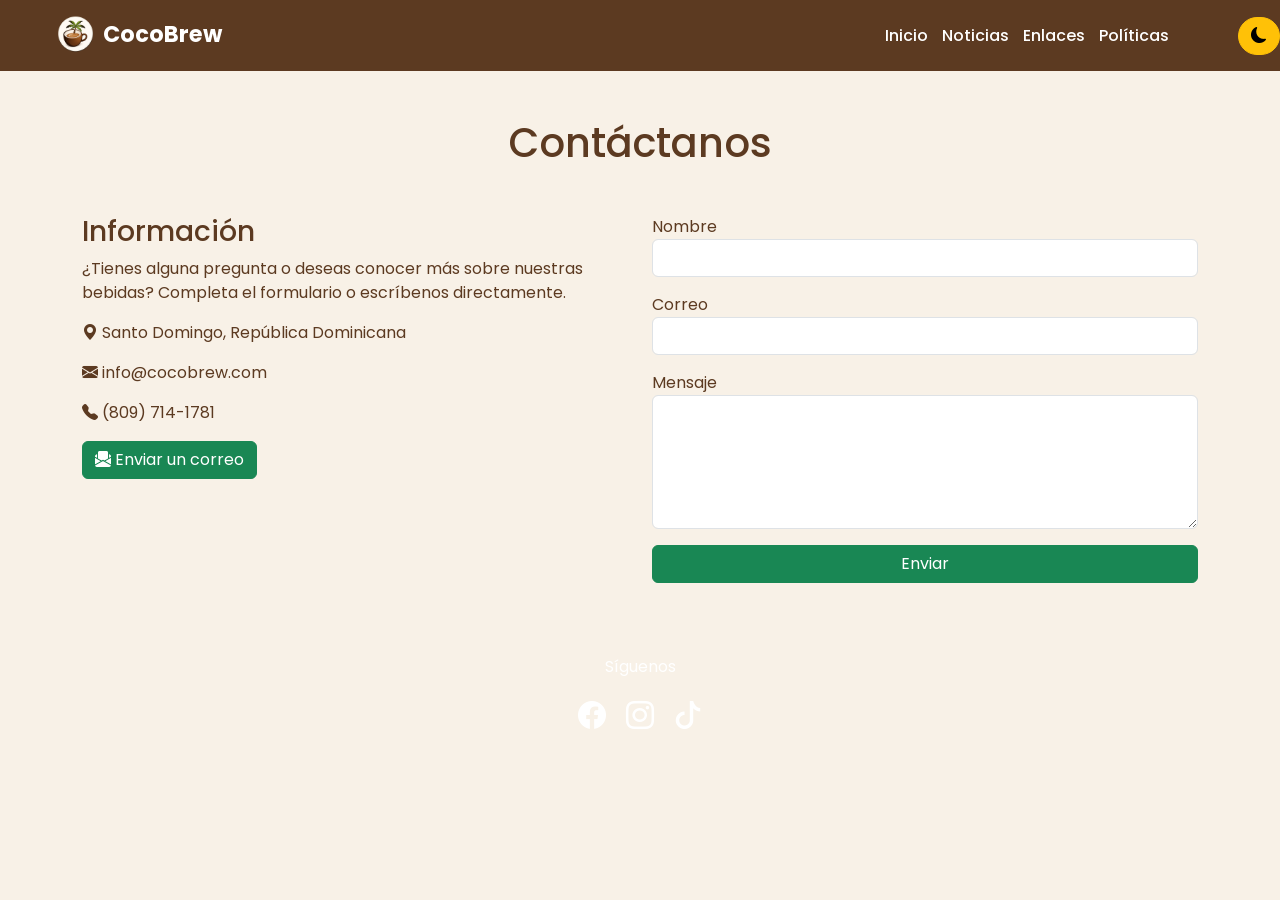
<file: contacto.html>
<!DOCTYPE html>
<html lang="es">

<head>

    <meta charset="UTF-8">
    <meta name="viewport" content="width=device-width, initial-scale=1.0">

    <title>Contacto | CocoBrew</title>

    <link rel="icon" type="imagenes/favicon.png" href="imagenes/img/iconono.png">

    <link href="https://fonts.googleapis.com/css2?family=Poppins:wght@300;400;600;700&display=swap" rel="stylesheet">

    <link href="https://cdn.jsdelivr.net/npm/bootstrap@5.3.3/dist/css/bootstrap.min.css" rel="stylesheet">

    <link rel="stylesheet" href="https://cdn.jsdelivr.net/npm/bootstrap-icons@1.11.3/font/bootstrap-icons.min.css">

    <link rel="stylesheet" href="css/estilos.css">

</head>

<body>

    <nav class="navbar navbar-expand-lg navbar-dark">

        <div class="container">

            <a class="navbar-brand" href="index.html">

                <img src="imagenes/img/logo.png" width="45">

                CocoBrew

            </a>

            <div class="ms-auto">

                <a href="index.html" class="nav-link d-inline text-white">Inicio</a>

                <a href="noticias.html" class="nav-link d-inline text-white">Noticias</a>

                <a href="enlaces.html" class="nav-link d-inline text-white">Enlaces</a>

                <a href="politicas.html" class="nav-link d-inline text-white">Políticas</a>

            </div>

        </div>
        
        <button id="modoOscuro" class="btn btn-warning ms-lg-3">
            <i class="bi bi-moon-fill"></i>
        </button>
    </nav>

    <section class="container py-5">

        <h1 class="text-center mb-5">

            Contáctanos

        </h1>

        <div class="row">

            <div class="col-lg-6">

                <h3>

                    Información

                </h3>

                <p>

                    ¿Tienes alguna pregunta o deseas conocer más sobre nuestras bebidas?

                    Completa el formulario o escríbenos directamente.

                </p>

                <p>

                    <i class="bi bi-geo-alt-fill"></i>

                    Santo Domingo, República Dominicana

                </p>

                <p>

                    <i class="bi bi-envelope-fill"></i>

                    info@cocobrew.com

                </p>

                <p>

                    <i class="bi bi-telephone-fill"></i>

                    (809) 714-1781

                </p>

                <a href="mailto:info@cocobrew.com" class="btn btn-success">

                    <i class="bi bi-envelope-paper-fill"></i>

                    Enviar un correo

                </a>

            </div>

            <div class="col-lg-6">

                <form id="formularioContacto">

                    <div class="mb-3">

                        <label>Nombre</label>

                        <input type="text" class="form-control" required>

                    </div>

                    <div class="mb-3">

                        <label>Correo</label>

                        <input type="email" class="form-control" required>

                    </div>

                    <div class="mb-3">

                        <label>Mensaje</label>

                        <textarea class="form-control" rows="5" required>

</textarea>

                    </div>

                    <button class="btn btn-success w-100">

                        Enviar

                    </button>

                </form>

            </div>

        </div>

    </section>

    <footer class="text-center text-white p-4">

        <p>

            Síguenos

        </p>

        <i class="bi bi-facebook fs-3 me-3"></i>

        <i class="bi bi-instagram fs-3 me-3"></i>

        <i class="bi bi-tiktok fs-3"></i>

    </footer>

    <script src="https://cdn.jsdelivr.net/npm/bootstrap@5.3.3/dist/js/bootstrap.bundle.min.js"></script>

    <script src="js/script.js"></script>

</body>

</html>
</file>
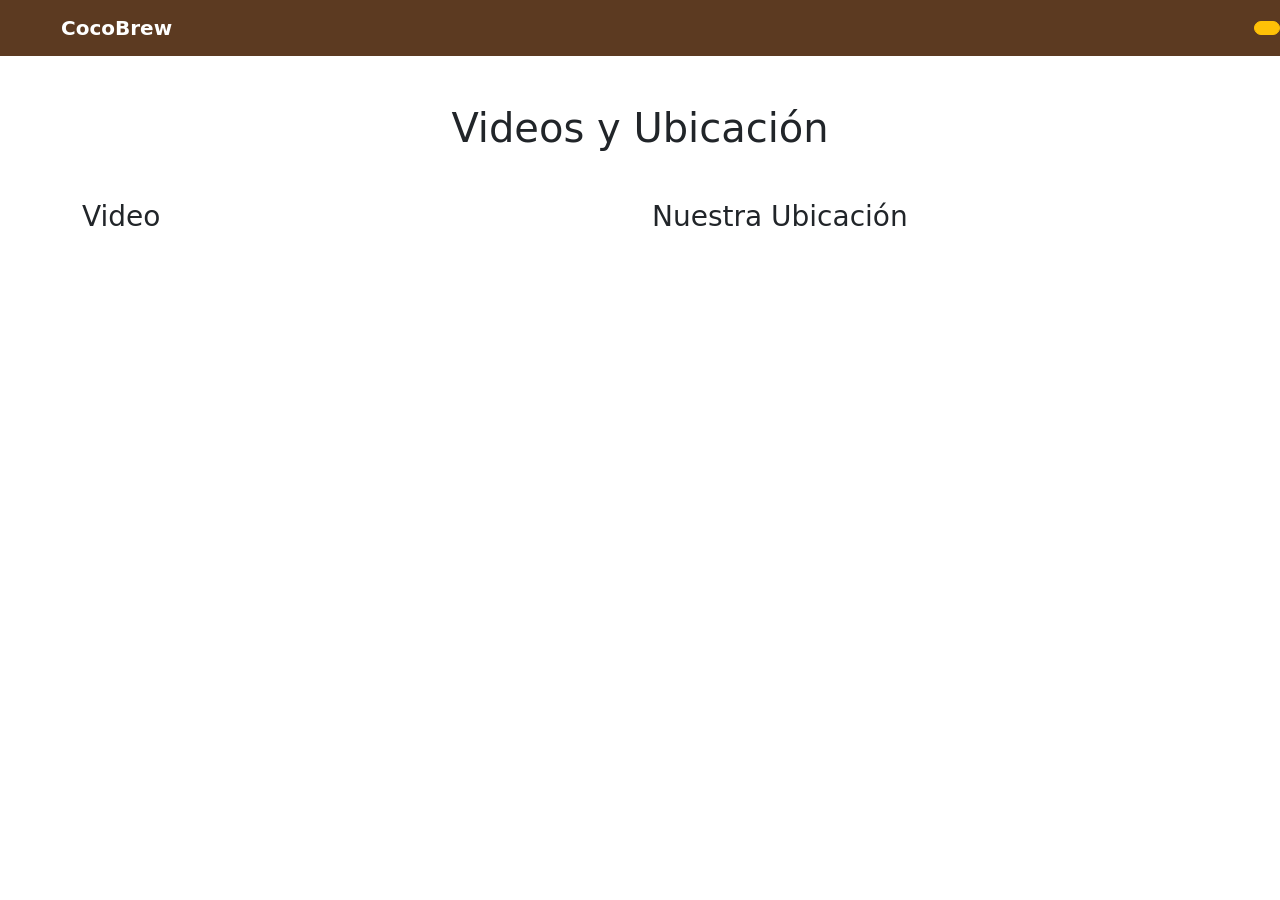
<file: enlaces.html>
<!DOCTYPE html>
<html lang="es">

<head>

    <meta charset="UTF-8">

    <meta name="viewport" content="width=device-width, initial-scale=1.0">

    <title>Enlaces | CocoBrew</title>
    <link rel="icon" type="imagenes/favicon.png" href="imagenes/img/iconono.png">

    <link rel="stylesheet" href="css/estilos.css">

    <link href="https://cdn.jsdelivr.net/npm/bootstrap@5.3.3/dist/css/bootstrap.min.css" rel="stylesheet">

</head>

<body>

    <nav class="navbar navbar-expand-lg navbar-dark">

        <div class="container">

            <a class="navbar-brand" href="index.html">

                CocoBrew

            </a>

        </div>
        <button id="modoOscuro" class="btn btn-warning ms-lg-3">
            <i class="bi bi-moon-fill"></i>
        </button>

    </nav>

    <section class="container py-5">

        <h1 class="text-center mb-5">

            Videos y Ubicación

        </h1>

        <div class="row">

            <div class="col-lg-6">

                <h3>

                    Video

                </h3>

                <div class="ratio ratio-16x9">

                    <iframe width="560" height="315" src="https://www.youtube.com/embed/jt5ZzumTUPw?si=TzJzKG7VyW_uuj1T"
                        title="YouTube video player" frameborder="0"
                        allow="accelerometer; autoplay; clipboard-write; encrypted-media; gyroscope; picture-in-picture; web-share"
                        referrerpolicy="strict-origin-when-cross-origin" allowfullscreen></iframe>

                </div>

            </div>

            <div class="col-lg-6">

                <h3>

                    Nuestra Ubicación

                </h3>

                <div class="ratio ratio-16x9">

                    <iframe
                        src="https://www.google.com/maps/embed?pb=!1m18!1m12!1m3!1d3375.662337978864!2d76.183202375098!3d32.213328112580605!2m3!1f0!2f0!3f0!3m2!1i1024!2i768!4f13.1!3m3!1m2!1s0x391b5b1bb2eeea05%3A0xd56a5d2679095c79!2scafe%20COCO%20BREW!5e0!3m2!1ses!2sdo!4v1782788165953!5m2!1ses!2sdo"
                        width="600" height="450" style="border:0;" allowfullscreen="" loading="lazy"
                        referrerpolicy="strict-origin-when-cross-origin"></iframe>

                </div>

            </div>

        </div>

    </section>

    <footer class="text-center text-white p-4">

        © 2026 CocoBrew

    </footer>

    <script src="https://cdn.jsdelivr.net/npm/bootstrap@5.3.3/dist/js/bootstrap.bundle.min.js"></script>

    <script src="js/script.js"></script>

</body>

</html>
</file>
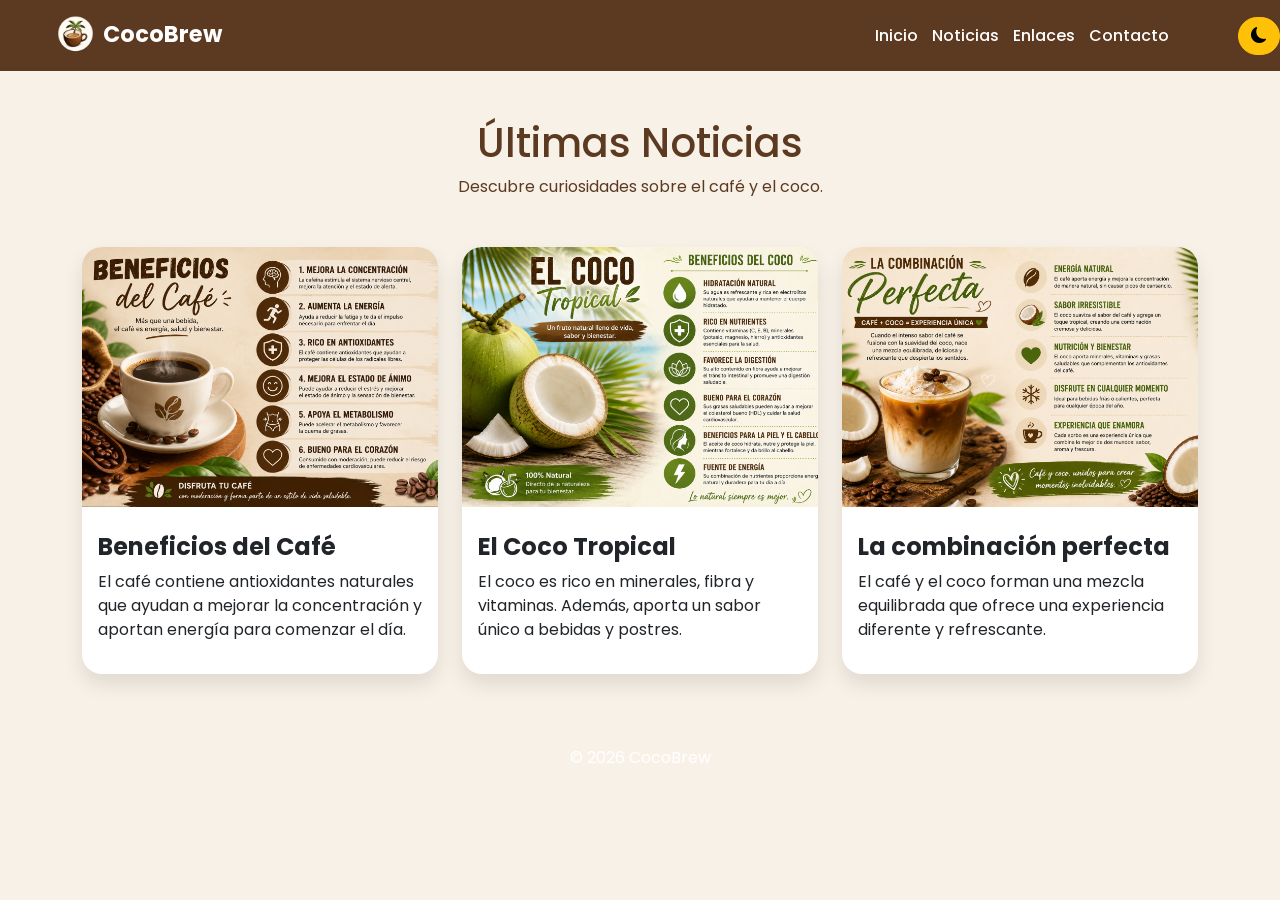
<file: noticias.html>
<!DOCTYPE html>
<html lang="es">

<head>

    <meta charset="UTF-8">
    <meta name="viewport" content="width=device-width, initial-scale=1.0">

    <title>Noticias | CocoBrew</title>

    <link rel="icon" type="imagenes/favicon.png" href="imagenes/img/iconono.png">

    <link href="https://fonts.googleapis.com/css2?family=Poppins:wght@300;400;600;700&display=swap" rel="stylesheet">

    <link href="https://cdn.jsdelivr.net/npm/bootstrap@5.3.3/dist/css/bootstrap.min.css" rel="stylesheet">

    <link rel="stylesheet" href="https://cdn.jsdelivr.net/npm/bootstrap-icons@1.11.3/font/bootstrap-icons.min.css">

    <link rel="stylesheet" href="css/estilos.css">

</head>

<body>

    <!-- NAVBAR -->

    <nav class="navbar navbar-expand-lg navbar-dark">

        <div class="container">

            <a class="navbar-brand" href="index.html">

                <img src="imagenes/img/logo.png" width="45">

                CocoBrew

            </a>

            <div class="ms-auto">

                <a class="nav-link d-inline text-white" href="index.html">Inicio</a>

                <a class="nav-link d-inline text-warning" href="noticias.html">Noticias</a>

                <a class="nav-link d-inline text-white" href="enlaces.html">Enlaces</a>

                <a class="nav-link d-inline text-white" href="contacto.html">Contacto</a>

            </div>

        </div>

        <button id="modoOscuro" class="btn btn-warning ms-lg-3">
            <i class="bi bi-moon-fill"></i>
        </button>

    </nav>

    <section class="container py-5">

        <div class="text-center mb-5">

            <h1>

                Últimas Noticias

            </h1>

            <p>

                Descubre curiosidades sobre el café y el coco.

            </p>

        </div>

        <div class="row g-4">

            <div class="col-lg-4">

                <div class="card producto-card">

                    <img src="imagenes/img/beneficios.png" class="card-img-top">

                    <div class="card-body">

                        <h4>Beneficios del Café</h4>

                        <p>

                            El café contiene antioxidantes naturales que ayudan a mejorar la concentración y aportan
                            energía para comenzar el día.

                        </p>

                    </div>

                </div>

            </div>

            <div class="col-lg-4">

                <div class="card producto-card">

                    <img src="imagenes/img/beneficios coco.png" class="card-img-top">

                    <div class="card-body">

                        <h4>El Coco Tropical</h4>

                        <p>

                            El coco es rico en minerales, fibra y vitaminas. Además, aporta un sabor único a bebidas y
                            postres.

                        </p>

                    </div>

                </div>

            </div>

            <div class="col-lg-4">

                <div class="card producto-card">

                    <img src="imagenes/img/combinacion.png" class="card-img-top">

                    <div class="card-body">

                        <h4>La combinación perfecta</h4>

                        <p>

                            El café y el coco forman una mezcla equilibrada que ofrece una experiencia diferente y
                            refrescante.

                        </p>

                    </div>

                </div>

            </div>

        </div>

    </section>

    <footer class="text-center p-4 text-white">

        © 2026 CocoBrew

    </footer>

    <script src="https://cdn.jsdelivr.net/npm/bootstrap@5.3.3/dist/js/bootstrap.bundle.min.js"></script>

    <script src="js/script.js"></script>

</body>

</html>
</file>
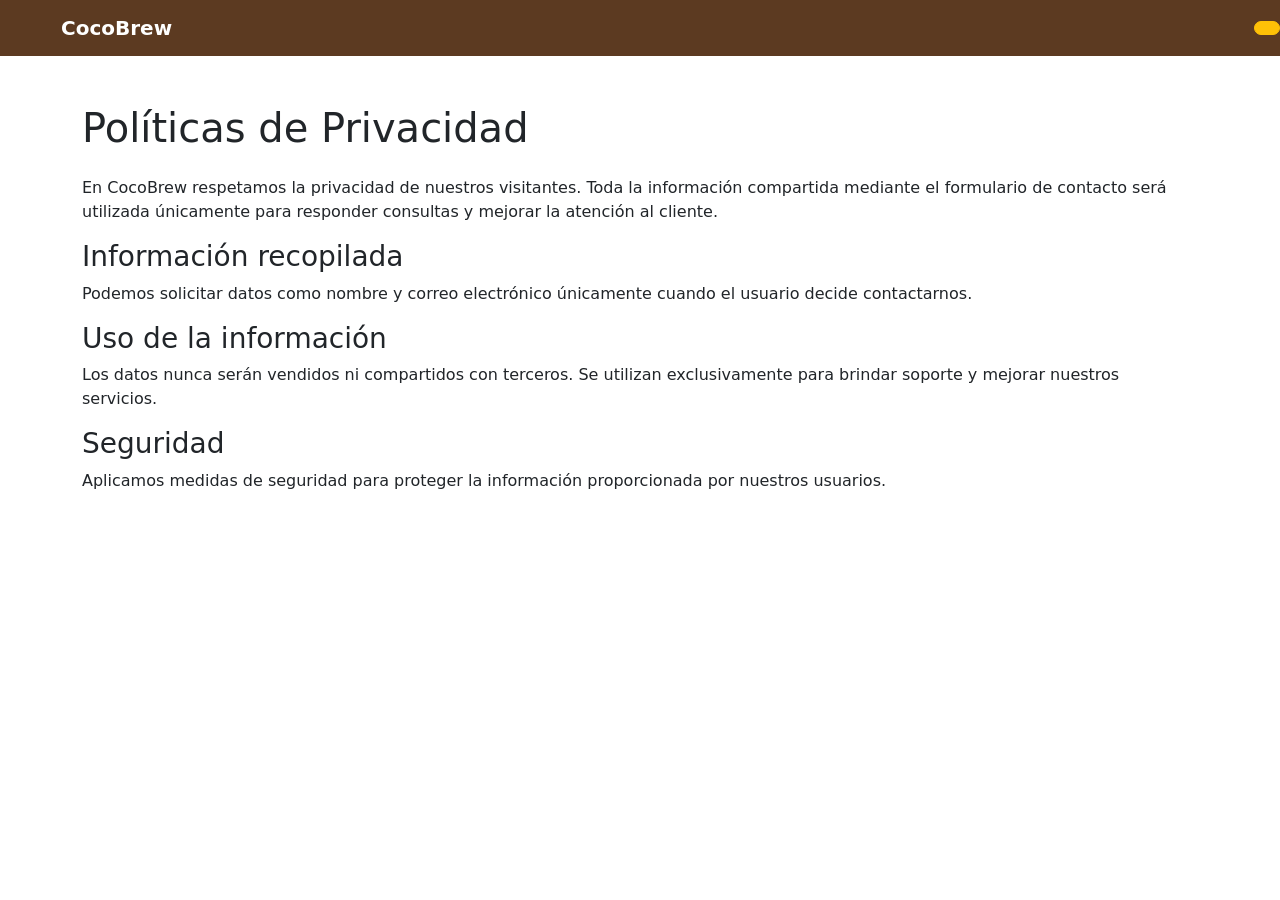
<file: politicas.html>
<!DOCTYPE html>
<html lang="es">

<head>

    <meta charset="UTF-8">

    <meta name="viewport" content="width=device-width, initial-scale=1.0">

    <title>Políticas | CocoBrew</title>
    <link rel="icon" type="imagenes/favicon.png" href="imagenes/img/iconono.png">
    <link rel="stylesheet" href="css/estilos.css">

    <link href="https://cdn.jsdelivr.net/npm/bootstrap@5.3.3/dist/css/bootstrap.min.css" rel="stylesheet">

</head>

<body>

    <nav class="navbar navbar-expand-lg navbar-dark">

        <div class="container">

            <a class="navbar-brand" href="index.html">

                CocoBrew

            </a>

        </div>
        <button id="modoOscuro" class="btn btn-warning ms-lg-3">
            <i class="bi bi-moon-fill"></i>
        </button>

    </nav>

    <section class="container py-5">

        <h1 class="mb-4">

            Políticas de Privacidad

        </h1>

        <p>

            En CocoBrew respetamos la privacidad de nuestros visitantes. Toda la información compartida mediante el
            formulario de contacto será utilizada únicamente para responder consultas y mejorar la atención al cliente.

        </p>

        <h3>

            Información recopilada

        </h3>

        <p>

            Podemos solicitar datos como nombre y correo electrónico únicamente cuando el usuario decide contactarnos.

        </p>

        <h3>

            Uso de la información

        </h3>

        <p>

            Los datos nunca serán vendidos ni compartidos con terceros. Se utilizan exclusivamente para brindar soporte
            y mejorar nuestros servicios.

        </p>

        <h3>

            Seguridad

        </h3>

        <p>

            Aplicamos medidas de seguridad para proteger la información proporcionada por nuestros usuarios.

        </p>

    </section>

    <footer class="text-center text-white p-4">

        © 2026 CocoBrew

    </footer>
    <script src="https://cdn.jsdelivr.net/npm/bootstrap@5.3.3/dist/js/bootstrap.bundle.min.js"></script>

    <script src="js/script.js"></script>

</body>

</html>
</file>
<file: css/estilos.css>
/*=========================
        VARIABLES
=========================*/

:root {

    --cafe: #5C3A21;
    --cafeOscuro: #3E2723;
    --beige: #F8F1E7;
    --verde: #6C9A4B;
    --blanco: #FFFFFF;

}

/*=========================
        GENERAL
=========================*/

* {

    margin: 0;
    padding: 0;
    box-sizing: border-box;

}

body {

    font-family: 'Poppins', sans-serif;

    background: var(--beige);

    color: var(--cafe);

}

/*=========================
        NAVBAR
=========================*/

.navbar {

    background: var(--cafe);

}

.navbar-brand {

    font-size: 1.4rem;

    font-weight: bold;

    color: white !important;

}

.navbar-brand small {

    font-size: .75rem;

    color: #ddd;

}

.nav-link {

    color: white !important;

    font-weight: 500;

    margin-left: 10px;

    transition: .3s;

}

.nav-link:hover {

    color: #FFD166 !important;

    transform: translateY(-2px);

}

#modoOscuro {

    border-radius: 30px;

    font-weight: bold;

}

/*=========================
          HERO
=========================*/

.hero {

    position: relative;

    min-height: 90vh;

    display: flex;

    align-items: center;

    background: linear-gradient(135deg, #5C3A21, #8B5E3C);

    overflow: hidden;

    color: white;

}

.hero-overlay {

    position: absolute;

    width: 100%;

    height: 100%;

    background: rgba(0, 0, 0, .15);

}

.hero-content {

    position: relative;

    z-index: 2;

}

.etiqueta {

    background: #FFD166;

    padding: 8px 20px;

    border-radius: 30px;

    color: #5C3A21;

    font-weight: bold;

    display: inline-block;

    margin-bottom: 20px;

}

.hero h1 {

    font-size: 4rem;

    font-weight: 700;

    line-height: 1.2;

    margin-bottom: 20px;

}

.hero p {

    font-size: 1.2rem;

    line-height: 2;

    margin-bottom: 35px;

}

.hero-img {

    width: 100%;

    max-width: 520px;

    animation: flotar 4s ease-in-out infinite;

}

/* Animación */

@keyframes flotar {

    0% {

        transform: translateY(0px);

    }

    50% {

        transform: translateY(-15px);

    }

    100% {

        transform: translateY(0px);

    }

}

/* Responsive */

@media(max-width:992px) {

    .hero {

        text-align: center;

        padding: 80px 0;

    }

    .hero h1 {

        font-size: 2.8rem;

    }

    .hero-img {

        margin-top: 50px;

        width: 75%;

    }

}

/*==========================
        CARRUSEL
===========================*/

.carousel {

    border-radius: 25px;

    overflow: hidden;

}

.carousel img {

    height: 650px;

    object-fit: cover;

}

.carousel-caption {

    background: rgba(0, 0, 0, .45);

    padding: 25px;

    border-radius: 15px;

}

.carousel-caption h2 {

    font-weight: bold;

    font-size: 2.3rem;

}

.carousel-caption p {

    font-size: 18px;

}

@media(max-width:768px) {

    .carousel img {

        height: 320px;

    }

    .carousel-caption h2 {

        font-size: 1.4rem;

    }

    .carousel-caption p {

        font-size: 14px;

    }

}

/*==========================
        HISTORIA
===========================*/

#historia {

    padding: 90px 0;

}

.titulo-pequeno {

    color: #7b4b25;

    font-weight: bold;

    letter-spacing: 2px;

    text-transform: uppercase;

}

#historia h2 {

    margin: 20px 0;

    color: #5C3A21;

}

#historia p {

    font-size: 18px;

    line-height: 32px;

}

.historia-img {

    transition: .4s;

    border-radius: 25px;

}

.historia-img:hover {

    transform: scale(1.04);

    box-shadow: 0 20px 40px rgba(0, 0, 0, .25);

}

/*=========================
        PRODUCTOS
=========================*/

.producto-card {

    border: none;

    border-radius: 20px;

    overflow: hidden;

    transition: .4s;

    box-shadow: 0 10px 20px rgba(0, 0, 0, .1);

}

.producto-card img {

    height: 260px;

    object-fit: cover;

}

.producto-card:hover {

    transform: translateY(-12px);

    box-shadow: 0 20px 40px rgba(0, 0, 0, .25);

}

.producto-card h4 {

    font-weight: bold;

    margin-top: 10px;

}

.estrellas {

    font-size: 20px;

    margin: 10px 0;

}

.producto-card h5 {

    color: #6C9A4B;

    font-size: 28px;

    font-weight: bold;

    margin-bottom: 20px;
    
}

.comprar {

    border-radius: 30px;

    transition: .3s;

}

.comprar:hover {

    transform: scale(1.05);

}

/*=========================
        MODAL
=========================*/

.modal-content {

    border-radius: 25px;

    overflow: hidden;

}

.modal-body {

    padding: 40px;

}

.modal-body i {

    animation: flotar 2s infinite;

}

.modal-footer {

    justify-content: center;

}

/*==========================
      BENEFICIOS
===========================*/

#beneficios {

    background: #fff;

}

.info-box {

    background: white;

    padding: 35px;

    border-radius: 20px;

    box-shadow: 0 10px 30px rgba(0, 0, 0, .1);

    transition: .4s;

    height: 100%;

}

.info-box:hover {

    transform: translateY(-10px);

    box-shadow: 0 20px 40px rgba(0, 0, 0, .2);

}

.info-box h3 {

    margin-bottom: 25px;

    color: #5C3A21;

}

.info-box i {

    color: #6C9A4B;

    margin-right: 10px;

}

.info-box ul li,
.info-box ol li {

    margin-bottom: 15px;

    font-size: 17px;

    line-height: 30px;

}

/*=========================
        MODO OSCURO
=========================*/

.dark-mode {
    background-color: #462816;
    color: #f5f5f5;
}

.dark-mode .navbar {
    background-color: #1e1e1e !important;
}

.dark-mode .hero {
    background: linear-gradient(135deg, #1b1b1b, #2d2d2d);
}

.dark-mode .card,
.dark-mode .info-box,
.dark-mode .modal-content {
    background-color: #222;
    color: #f5f5f5;
    border: 1px solid #444;
}

.dark-mode section {
    background-color: #181818 !important;
}

.dark-mode h1,
.dark-mode h2,
.dark-mode h3,
.dark-mode h4,
.dark-mode h5,
.dark-mode p,
.dark-mode li,
.dark-mode label,
.dark-mode small,
.dark-mode span {
    color: #f5f5f5 !important;
}

.dark-mode .btn-outline-light {
    border-color: #ffffff;
    color: #ffffff;
}

.dark-mode footer {
    background-color: #1e1e1e;
}

.dark-mode input,
.dark-mode textarea {
    background-color: #2c2c2c;
    color: white;
    border: 1px solid #555;
}

.dark-mode input::placeholder,
.dark-mode textarea::placeholder {
    color: #ccc;
}
</file>
